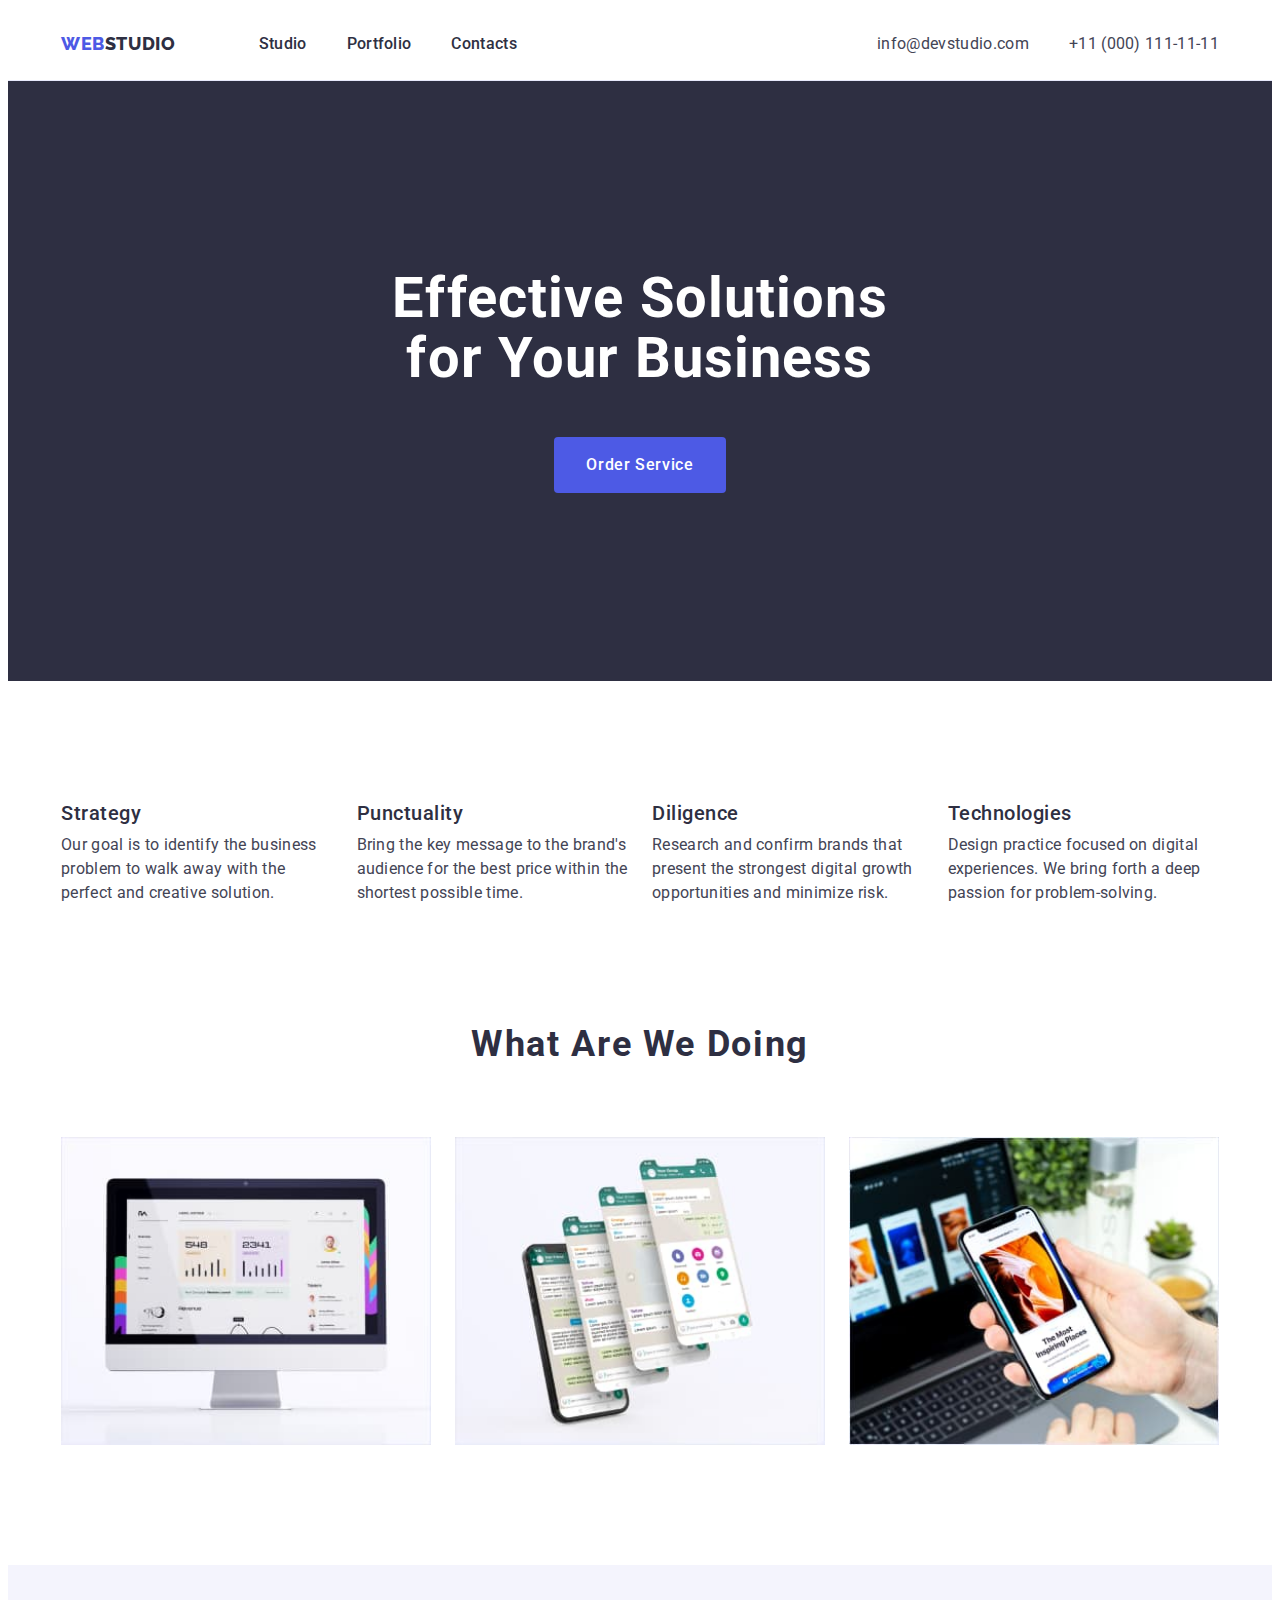
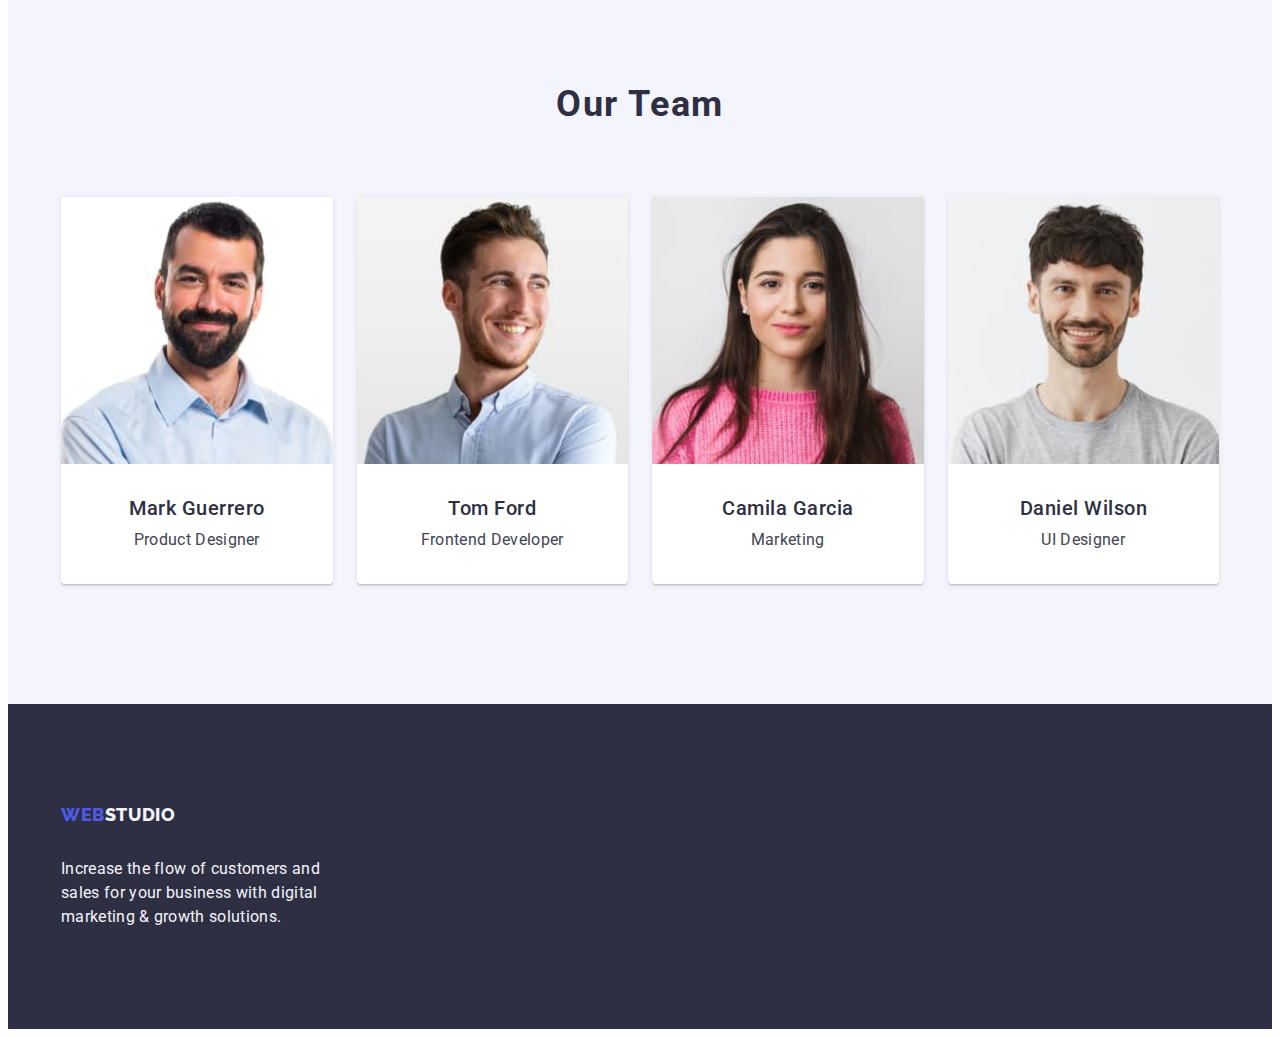
<file: index.html>
<!DOCTYPE html>
<html lang="en">
  <head>
    <meta charset="UTF-8" />
    <meta name="viewport" content="width=device-width, initial-scale=1.0" />
    <meta name="description" content="" />
    <title>WEBSTUDIO</title>
    <link rel="preconnect" href="https://fonts.googleapis.com" />
    <link rel="preconnect" href="https://fonts.gstatic.com" crossorigin />
    <link
      href="https://fonts.googleapis.com/css2?family=Arsenal&family=Raleway:wght@800&family=Roboto:wght@400;500;700;900&display=swap"
      rel="stylesheet"
    />
    <link
      rel="stylesheet"
      href="https://cdnjs.cloudflare.com/ajax/libs/modern-normalize/2.0.0/modern-normalize.min.css"
      integrity="sha512-4xo8blKMVCiXpTaLzQSLSw3KFOVPWhm/TRtuPVc4WG6kUgjH6J03IBuG7JZPkcWMxJ5huwaBpOpnwYElP/m6wg=="
      crossorigin="anonymous"
      referrerpolicy="no-referrer"
    />
    <link rel="stylesheet" href="./css/styles.css" />
  </head>

  <body>
    <header class="page-header">
      <div class="container header-container">
        <nav class="page-navigation">
          <a class="logotype link" href="./index.html"
            >Web<span class="logotype-text-dark">Studio</span></a
          >
          <ul class="menu list">
            <li class="menu-item">
              <a class="menu-link link" href="./index.html">Studio</a>
            </li>
            <li class="menu-item">
              <a class="menu-link link" href="./portfolio.html">Portfolio</a>
            </li>
            <li class="menu-item">
              <a class="menu-link link" href="">Contacts</a>
            </li>
          </ul>
        </nav>

        <address class="contacts">
          <ul class="contacts-list list">
            <li class="contacts-item">
              <a class="contact-link link" href="mailto:info@devstudio.com"
                >info@devstudio.com</a
              >
            </li>
            <li class="contacts-item">
              <a class="contact-link link" href="tel:+110001111111"
                >+11 (000) 111-11-11</a
              >
            </li>
          </ul>
        </address>
      </div>
    </header>

    <main>
      <section class="hero">
        <div class="container">
          <h1 class="hero-title">Effective Solutions for Your Business</h1>
          <button class="hero-button button" type="button">
            Order Service
          </button>
        </div>
      </section>

      <section class="benefits section">
        <div class="container">
          <h2 class="visually-hidden benefits-title">Our benefits</h2>
          <ul class="benefits-list list">
            <li class="benefits-list-item">
              <h3 class="benefits-list-title">Strategy</h3>
              <p class="benefits-list-text">
                Our goal is to identify the business problem to walk away with
                the perfect and creative solution.
              </p>
            </li>
            <li class="benefits-list-item">
              <h3 class="benefits-list-title">Punctuality</h3>
              <p class="benefits-list-text">
                Bring the key message to the brand's audience for the best price
                within the shortest possible time.
              </p>
            </li>
            <li class="benefits-list-item">
              <h3 class="benefits-list-title">Diligence</h3>
              <p class="benefits-list-text">
                Research and confirm brands that present the strongest digital
                growth opportunities and minimize risk.
              </p>
            </li>
            <li class="benefits-list-item">
              <h3 class="benefits-list-title">Technologies</h3>
              <p class="benefits-list-text">
                Design practice focused on digital experiences. We bring forth a
                deep passion for problem-solving.
              </p>
            </li>
          </ul>
        </div>
      </section>

      <section class="our-solution">
        <div class="container">
          <h2 class="solution-title section-title">What are we doing</h2>
          <ul class="solution-list list">
            <li class="solution-list-item">
              <img
                class="solution-list-photo"
                src="./images/Images_studio/section2_photo1.jpg"
                alt="Desktop solution"
                width="360"
                height="300"
              />
            </li>
            <li class="solution-list-item">
              <img
                class="solution-list-photo"
                src="./images/Images_studio/section2_photo2.jpg"
                alt="Mobile solution"
                width="360"
                height="300"
              />
            </li>
            <li class="solution-list-item">
              <img
                class="solution-list-photo"
                src="./images/Images_studio/section2_photo3.jpg"
                alt="Solution for all devices"
                width="360"
                height="300"
              />
            </li>
          </ul>
        </div>
      </section>

      <section class="team section">
        <div class="container">
          <h2 class="team-title section-title">Our Team</h2>
          <ul class="team-list list">
            <li class="team-list-item">
              <img
                class="team-photo"
                src="./images/Images_studio/section3_photo1.jpg"
                alt="Mark Guerrero. Product Designer"
                width="264"
                height="260"
              />
              <div class="team-wrapper">
                <h3 class="team-name">Mark Guerrero</h3>
                <p class="team-position">Product Designer</p>
              </div>
            </li>

            <li class="team-list-item">
              <img
                class="team-photo"
                src="./images/Images_studio/section3_photo2.jpg"
                alt="Tom Ford. Frontend Developer"
                width="264"
                height="260"
              />
              <div class="team-wrapper">
                <h3 class="team-name">Tom Ford</h3>
                <p class="team-position">Frontend Developer</p>
              </div>
            </li>

            <li class="team-list-item">
              <img
                class="team-photo"
                src="./images/Images_studio/section3_photo3.jpg"
                alt="Camila Garcia. Marketing"
                width="264"
                height="260"
              />
              <div class="team-wrapper">
                <h3 class="team-name">Camila Garcia</h3>
                <p class="team-position">Marketing</p>
              </div>
            </li>

            <li class="team-list-item">
              <img
                class="team-photo"
                src="./images/Images_studio/section3_photo4.jpg"
                alt="Daniel Wilson. UI Designer"
                width="264"
                height="260"
              />
              <div class="team-wrapper">
                <h3 class="team-name">Daniel Wilson</h3>
                <p class="team-position">UI Designer</p>
              </div>
            </li>
          </ul>
        </div>
      </section>
    </main>

    <footer class="page-footer">
      <div class="container">
        <a class="logotype link" href="./index.html"
          >Web<span class="logotype-text-light">Studio</span></a
        >
        <p class="footer-text">
          Increase the flow of customers and sales for your business with
          digital marketing & growth solutions.
        </p>
      </div>
    </footer>
  </body>
</html>
</file>
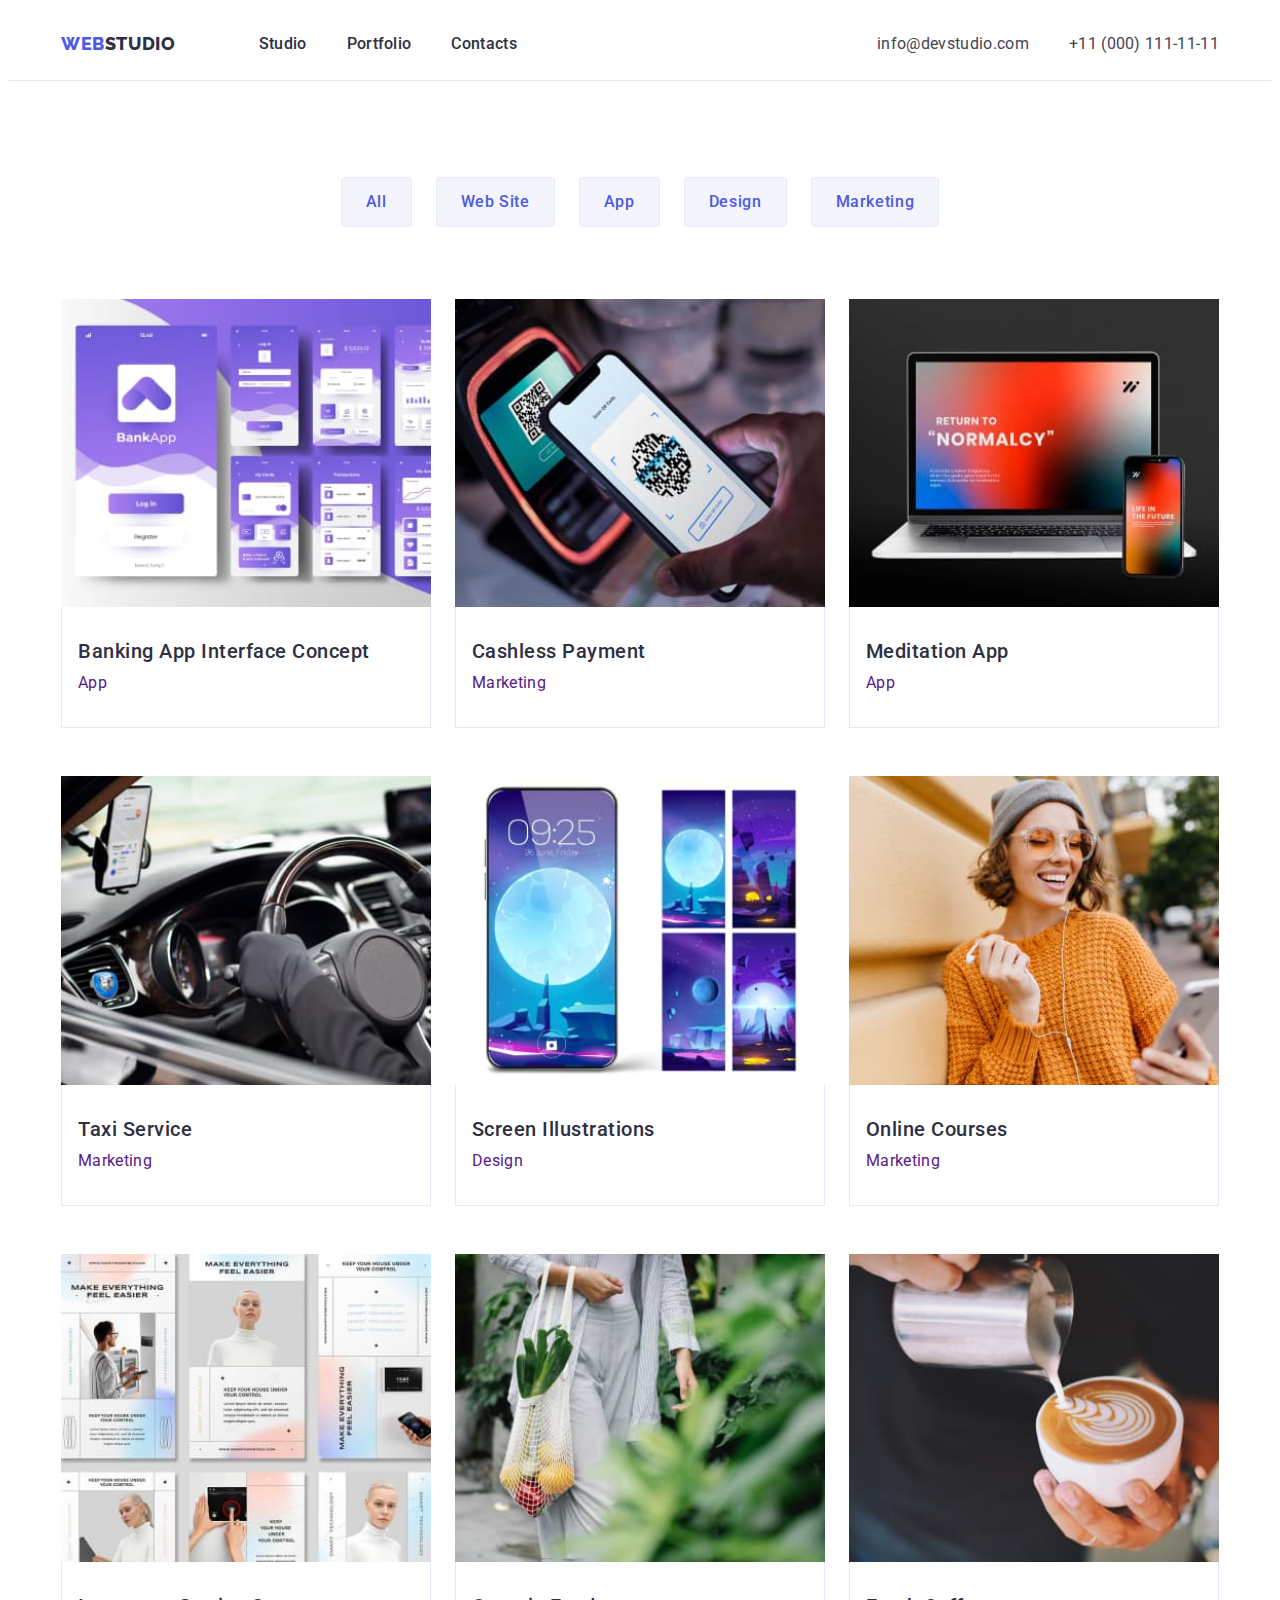
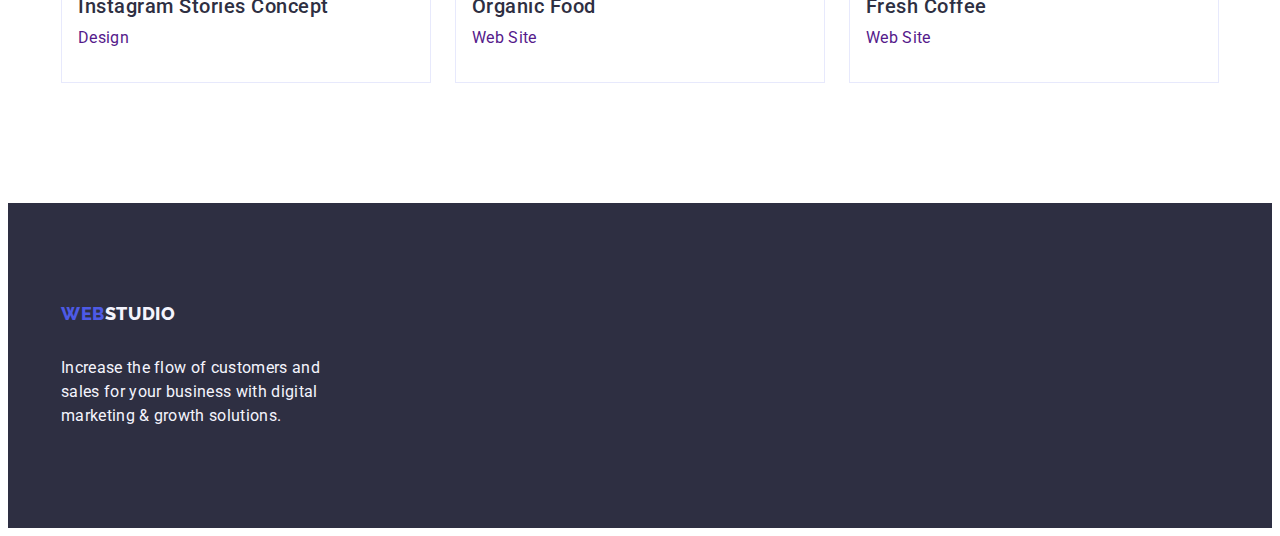
<file: portfolio.html>
<!DOCTYPE html>
<html lang="en">
  <head>
    <meta charset="UTF-8" />
    <meta name="viewport" content="width=device-width, initial-scale=1.0" />
    <meta name="description" content="" />
    <title>WEBSTUDIO</title>
    <link rel="preconnect" href="https://fonts.googleapis.com" />
    <link rel="preconnect" href="https://fonts.gstatic.com" crossorigin />
    <link
      href="https://fonts.googleapis.com/css2?family=Arsenal&family=Raleway:wght@800&family=Roboto:wght@400;500;700;900&display=swap"
      rel="stylesheet"
    />
    <link
      rel="stylesheet"
      href="https://cdnjs.cloudflare.com/ajax/libs/modern-normalize/2.0.0/modern-normalize.min.css"
      integrity="sha512-4xo8blKMVCiXpTaLzQSLSw3KFOVPWhm/TRtuPVc4WG6kUgjH6J03IBuG7JZPkcWMxJ5huwaBpOpnwYElP/m6wg=="
      crossorigin="anonymous"
      referrerpolicy="no-referrer"
    />
    <link rel="stylesheet" href="./css/styles.css" />
  </head>

  <body>
    <header class="page-header">
      <div class="container header-container">
        <nav class="page-navigation">
          <a class="logotype link" href="./index.html"
            >Web<span class="logotype-text-dark">Studio</span></a
          >
          <ul class="menu list">
            <li class="menu-item">
              <a class="menu-link link" href="./index.html">Studio</a>
            </li>
            <li class="menu-item">
              <a class="menu-link link" href="./portfolio.html">Portfolio</a>
            </li>
            <li class="menu-item">
              <a class="menu-link link" href="">Contacts</a>
            </li>
          </ul>
        </nav>

        <address class="contacts">
          <ul class="contacts-list list">
            <li class="contacts-item">
              <a class="contact-link link" href="mailto:info@devstudio.com"
                >info@devstudio.com</a
              >
            </li>
            <li class="contacts-item">
              <a class="contact-link link" href="tel:+110001111111"
                >+11 (000) 111-11-11</a
              >
            </li>
          </ul>
        </address>
      </div>
    </header>

    <main>
      <section class="portfolio">
        <div class="container">
          <h1 class="visually-hidden portfolio-title">Portfolio</h1>
          <ul class="filters-list list">
            <li class="filters-list-item">
              <button class="filters-button button" type="button">All</button>
            </li>
            <li class="filters-list-item">
              <button class="filters-button button" type="button">
                Web Site
              </button>
            </li>
            <li class="filters-list-item">
              <button class="filters-button button" type="button">App</button>
            </li>
            <li class="filters-list-item">
              <button class="filters-button button" type="button">
                Design
              </button>
            </li>
            <li class="filters-list-item">
              <button class="filters-button button" type="button">
                Marketing
              </button>
            </li>
          </ul>

          <ul class="card-list list">
            <li class="card-list-item">
              <a class="link" href=""
                ><img
                  class="card-photo"
                  src="./images/Images_portfolio/1.jpg"
                  alt="Banking App Interface Concept"
                  width="360"
                  height="300"
                />
                <div class="card-wrapper">
                  <h2 class="card-name">Banking App Interface Concept</h2>
                  <p class="card-referral">App</p>
                </div></a
              >
            </li>
            <li class="card-list-item">
              <a class="link" href=""
                ><img
                  class="card-photo"
                  src="./images/Images_portfolio/2.jpg"
                  alt="Cashless Payment"
                  width="360"
                  height="300"
                />
                <div class="card-wrapper">
                  <h2 class="card-name">Cashless Payment</h2>
                  <p class="card-referral">Marketing</p>
                </div></a
              >
            </li>
            <li class="card-list-item">
              <a class="link" href=""
                ><img
                  class="card-photo"
                  src="./images/Images_portfolio/3.jpg"
                  alt="Meditation App"
                  width="360"
                  height="300"
                />
                <div class="card-wrapper">
                  <h2 class="card-name">Meditation App</h2>
                  <p class="card-referral">App</p>
                </div></a
              >
            </li>
            <li class="card-list-item">
              <a class="link" href=""
                ><img
                  class="card-photo"
                  src="./images/Images_portfolio/4.jpg"
                  alt="Taxi Service"
                  width="360"
                  height="300"
                />
                <div class="card-wrapper">
                  <h2 class="card-name">Taxi Service</h2>
                  <p class="card-referral">Marketing</p>
                </div></a
              >
            </li>
            <li class="card-list-item">
              <a class="link" href=""
                ><img
                  class="card-photo"
                  src="./images/Images_portfolio/5.jpg"
                  alt="Screen Illustrations"
                  width="360"
                  height="300"
                />
                <div class="card-wrapper">
                  <h2 class="card-name">Screen Illustrations</h2>
                  <p class="card-referral">Design</p>
                </div></a
              >
            </li>
            <li class="card-list-item">
              <a class="link" href=""
                ><img
                  class="card-photo"
                  src="./images/Images_portfolio/6.jpg"
                  alt="Online Courses"
                  width="360"
                  height="300"
                />
                <div class="card-wrapper">
                  <h2 class="card-name">Online Courses</h2>
                  <p class="card-referral">Marketing</p>
                </div></a
              >
            </li>
            <li class="card-list-item">
              <a class="link" href=""
                ><img
                  class="card-photo"
                  src="./images/Images_portfolio/7.jpg"
                  alt="Instagram Stories Concept"
                  width="360"
                  height="300"
                />
                <div class="card-wrapper">
                  <h2 class="card-name">Instagram Stories Concept</h2>
                  <p class="card-referral">Design</p>
                </div></a
              >
            </li>
            <li class="card-list-item">
              <a class="link" href=""
                ><img
                  class="card-photo"
                  src="./images/Images_portfolio/8.jpg"
                  alt="Organic Food"
                  width="360"
                  height="300"
                />
                <div class="card-wrapper">
                  <h2 class="card-name">Organic Food</h2>
                  <p class="card-referral">Web Site</p>
                </div></a
              >
            </li>
            <li class="card-list-item">
              <a class="link" href=""
                ><img
                  class="card-photo"
                  src="./images/Images_portfolio/9.jpg"
                  alt="Fresh Coffee"
                  width="360"
                  height="300"
                />
                <div class="card-wrapper">
                  <h2 class="card-name">Fresh Coffee</h2>
                  <p class="card-referral">Web Site</p>
                </div></a
              >
            </li>
          </ul>
        </div>
      </section>
    </main>

    <footer class="page-footer">
      <div class="container">
        <a class="logotype link" href="./index.html"
          >Web<span class="logotype-text-light">Studio</span></a
        >
        <p class="footer-text">
          Increase the flow of customers and sales for your business with
          digital marketing & growth solutions.
        </p>
      </div>
    </footer>
  </body>
</html>
</file>
<file: css/styles.css>
:root {
  --main-color: #2e2f42;
  --secondary-color: #f4f4fd;
  --third-color: #434455;
  --accent-color: #4d5ae5;
  --text-btn-color: #ffffff;
  --active-color: #404bbf;
  --another-color: #e7e9fc;
}

h1,
h2,
h3,
h4,
h5,
h6,
p {
  margin-top: 0;
  margin-bottom: 0;
}

ul,
ol {
  margin-top: 0;
  margin-bottom: 0;
  padding-left: 0;
}

.list {
  list-style-type: none;
}

.link {
  text-decoration: none;
}

button {
  cursor: pointer;
}

img {
  display: block;
  width: 100%;
  height: auto;
}

body {
  font-family: 'Roboto', sans-serif;
  color: var(--third-color);
  line-height: 1.5;
  letter-spacing: 0.02em;
  background-color: var(--text-btn-color);
}

.visually-hidden {
  position: absolute;
  width: 1px;
  height: 1px;
  margin: -1px;
  border: 0;
  padding: 0;
  white-space: nowrap;
  clip-path: inset(100%);
  clip: rect(0 0 0 0);
  overflow: hidden;
}

.container {
  width: 1158px;
  margin-left: auto;
  margin-right: auto;
  padding-left: 15px;
  padding-right: 15px;
}

.section {
  padding-top: 120px;
  padding-bottom: 120px;
}

.page-header {
  border-bottom: 1px solid var(--another-color);
  padding-top: 24px;
  padding-bottom: 24px;
}

.header-container {
  display: flex;
  justify-content: space-between;
  align-items: center;
}

.page-navigation {
  display: flex;
  align-items: center;
  width: 100%;
  max-width: 456px;
  justify-content: space-between;
}

.logotype {
  color: var(--accent-color);
  font-family: Raleway, sans-serif;
  font-size: 18px;
  font-weight: 800;
  line-height: 1.17;
  letter-spacing: 0.03375em;
  text-transform: uppercase;
  margin-right: 76px;
}

.logotype .logotype-text-dark {
  color: var(--main-color);
}

.logotype-text-light {
  color: var(--secondary-color);
}

.menu {
  display: flex;
  gap: 40px;
  align-items: center;
}

.menu-link {
  font-weight: 500;
  color: var(--main-color);
  padding-top: 24px;
  padding-bottom: 24px;
}

.menu-link:hover,
.menu-link:focus {
  color: var(--active-color);
}

.contacts-list {
  display: flex;
  gap: 40px;
  align-items: center;
}

address {
  font-style: normal;
}

.contact-link {
  color: var(--third-color);
}

.contact-link:hover,
.contact-link:focus {
  color: var(--active-color);
}

.hero {
  background-color: var(--main-color);
  padding: 188px 0;
}

.hero-title {
  color: var(--text-btn-color);
  text-align: center;
  font-size: 56px;
  line-height: 1.07;
  letter-spacing: 0.02em;
  max-width: 496px;
  margin: 0 auto 48px;
}

.hero-button {
  font-family: 'Roboto', sans-serif;
  background: var(--accent-color);
  color: var(--text-btn-color);
  font-size: 16px;
  font-weight: 500;
  line-height: 1.5;
  letter-spacing: 0.04em;
  display: block;
  border: none;
  border-radius: 4px;
  border-color: transparent;
  padding: 16px 32px;
  margin: 0 auto;
  min-width: 169px;
}

.hero-button:hover,
.hero-button:focus {
  background: var(--active-color);
}

.section-title {
  color: var(--main-color);
  text-align: center;
  font-size: 36px;
  line-height: 1.11;
  letter-spacing: 0.045em;
  text-transform: capitalize;
  margin-bottom: 72px;
}

.benefits-list {
  display: flex;
  gap: 24px;
}

.benefits-list-item {
  flex-basis: calc((100% - 3 * 24px) / 4);
}

.benefits-list-title {
  color: var(--main-color);
  font-size: 20px;
  font-weight: 500;
  line-height: 1.2;
  letter-spacing: 0.025em;
  margin-bottom: 8px;
}

.our-solution {
  padding-bottom: 120px;
}

.solution-list {
  display: flex;
  gap: 24px;
}

.solution-list-item {
  flex-basis: calc((100% - 2 * 24px) / 3);
}

.team {
  background-color: var(--secondary-color);
}

.team-list {
  display: flex;
  gap: 24px;
}

.team-list-item {
  background-color: var(--text-btn-color);
  flex-basis: calc((100% - 3 * 24px) / 4);
  border-radius: 0px 0px 4px 4px;
  box-shadow: 0px 2px 1px 0px rgba(46, 47, 66, 0.08),
    0px 1px 1px 0px rgba(46, 47, 66, 0.16),
    0px 1px 6px 0px rgba(46, 47, 66, 0.08);
}

.team-wrapper {
  padding: 32px 0;
}

.team-name {
  color: var(--main-color);
  font-size: 20px;
  font-weight: 500;
  line-height: 1.2;
  letter-spacing: 0.025em;
  text-align: center;
  margin-bottom: 8px;
}

.team-position {
  text-align: center;
}

.portfolio {
  padding-top: 96px;
  padding-bottom: 120px;
}

.filters-list {
  display: flex;
  justify-content: center;
  gap: 24px;
  margin-bottom: 72px;
}

.filters-button {
  background: var(--secondary-color);
  color: var(--accent-color);
  font-family: 'Roboto', sans-serif;
  text-align: center;
  font-size: 16px;
  font-weight: 500;
  line-height: 1.5;
  letter-spacing: 0.04em;
  padding: 12px 24px;
  text-align: center;
  border-radius: 4px;
  border: 1px solid var(--another-color);
}

.filters-button:hover,
.filters-button:focus {
  background: var(--active-color);
  color: var(--text-btn-color);
  border: 1px solid transparent;
  box-shadow: 0px 2px 2px 0px rgba(0, 0, 0, 0.12),
    0px 2px 1px 0px rgba(0, 0, 0, 0.08), 0px 3px 1px 0px rgba(0, 0, 0, 0.1);
}

.card-list {
  display: flex;
  flex-wrap: wrap;
  column-gap: 24px;
  row-gap: 48px;
}

.card-list-item {
  width: calc((100% - 2 * 24px) / 3);
}

.card-wrapper {
  border: 1px solid var(--another-color);
  background: var(--text-btn-color);
  padding: 32px 16px;
  border-top: none;
}

.card-name {
  color: var(--main-color);
  font-size: 20px;
  font-weight: 500;
  line-height: 1.2;
  letter-spacing: 0.025em;
  margin-bottom: 8px;
}

.page-footer {
  background: var(--main-color);
  padding-top: 100px;
  padding-bottom: 100px;
}

.page-footer .logotype {
  display: inline-block;
  margin-bottom: 16px;
}

.footer-text {
  color: var(--secondary-color);
  margin-top: 16px;
  max-width: 264px;
}
</file>
